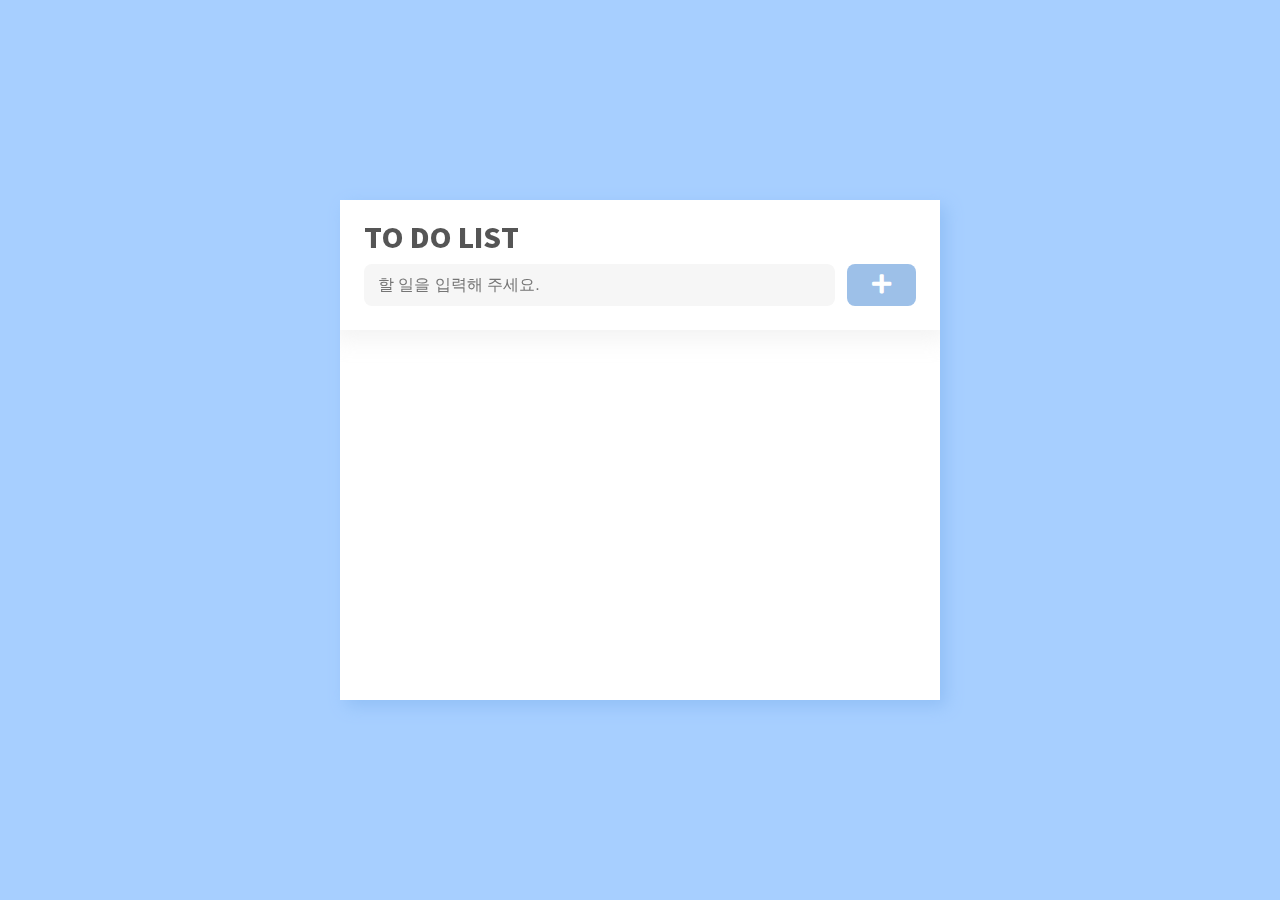
<file: 1. TODO_LIST/practice/index.html>
<!DOCTYPE html>
<html lang="ko">
  <head>
    <meta charset="UTF-8" />
    <meta name="viewport" content="width=device-width, initial-scale=1.0, user-scalable=no, viewport-fit=cover" />
    <title>To do list</title>
    <link rel="stylesheet" href="../../utils/reset.css" />
    <link rel="stylesheet" href="https://cdnjs.cloudflare.com/ajax/libs/font-awesome/5.8.2/css/all.min.css" />
    <link rel="stylesheet" href="style.css" />
  </head>

  <body>
    <div class="wrap">
      <div class="header">
        <h2>TO DO LIST</h2>
        <form class="todo_form">
          <input type="text" class="todo_input" placeholder="할 일을 입력해 주세요." autofocus="true" />
          <button type="submit" class="todo_submit_button">
            <i class="fas fa-plus"></i>
          </button>
        </form>
      </div>
      <div class="todos"></div>
    </div>
    <script src="script.js"></script>
  </body>
</html>
</file>
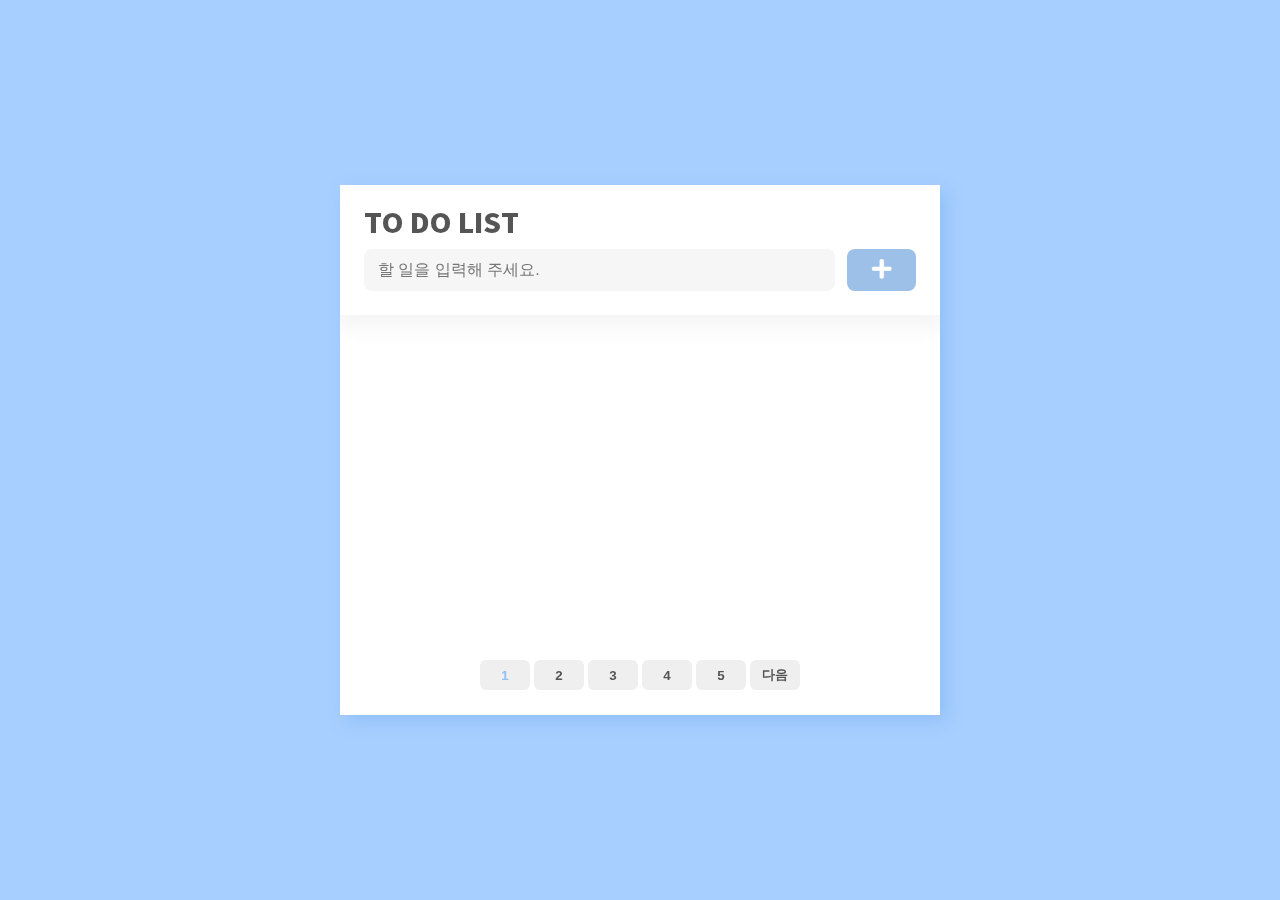
<file: 2. TODO_LIST_PAGINATION/practice/index.html>
<!DOCTYPE html>
<html lang="ko">
  <head>
    <meta charset="UTF-8" />
    <meta
      name="viewport"
      content="width=device-width, initial-scale=1.0, user-scalable=no, viewport-fit=cover"
    />
    <title>To do list - pagination</title>
    <link rel="stylesheet" href="../../utils/reset.css" />
    <link
      rel="stylesheet"
      href="https://cdnjs.cloudflare.com/ajax/libs/font-awesome/5.8.2/css/all.min.css"
    />
    <link rel="stylesheet" href="style.css" />
  </head>

  <body>
    <div class="wrap">
      <div class="header">
        <h2>TO DO LIST</h2>
        <form class="todo_form">
          <input
            type="text"
            class="todo_input"
            placeholder="할 일을 입력해 주세요."
            autofocus="true"
          />
          <button type="submit" class="todo_submit_button">
            <i class="fas fa-plus"></i>
          </button>
        </form>
      </div>
      <div class="todos"></div>
      <div class="pagination"></div>
    </div>
    <script src="script.js"></script>
  </body>
</html>
</file>
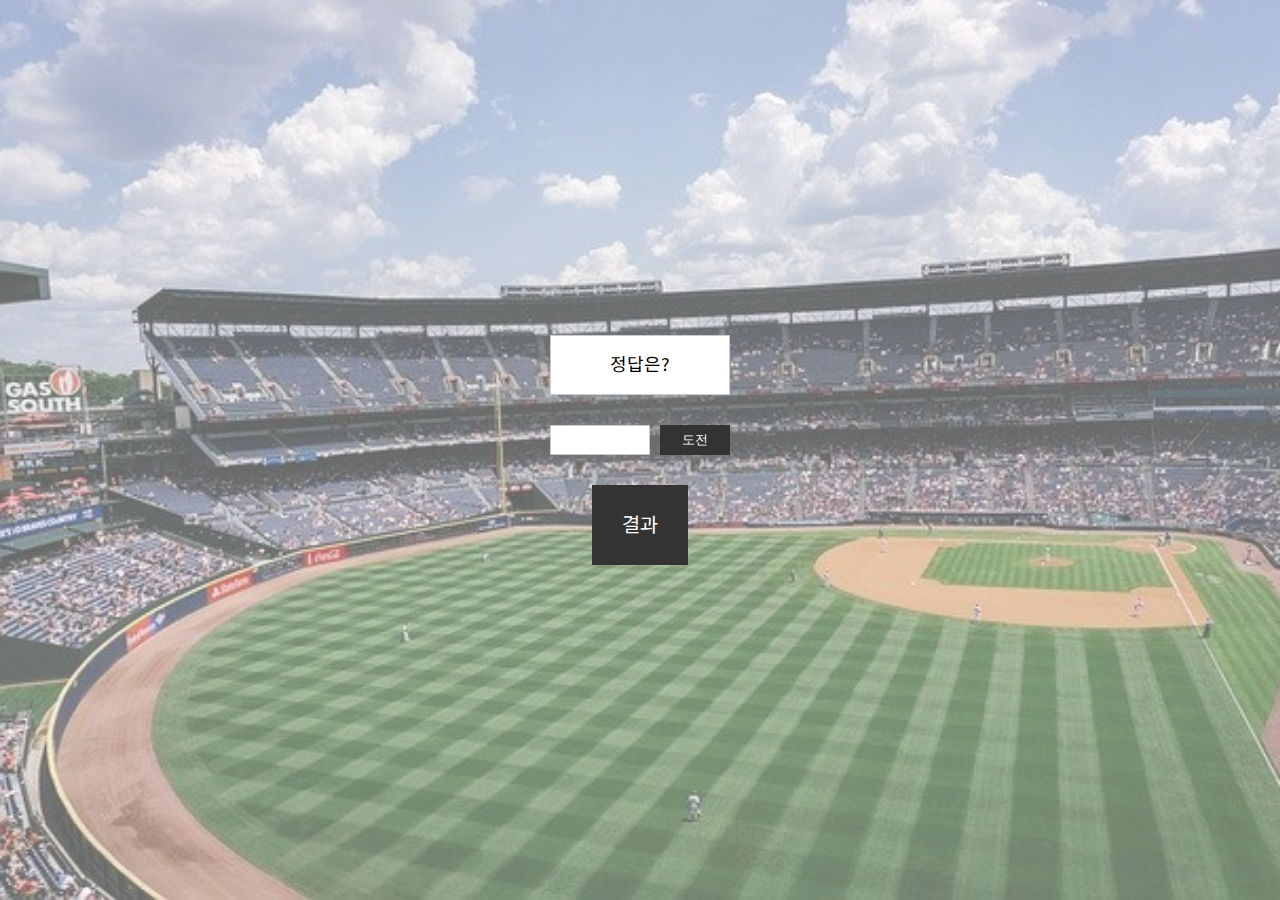
<file: 3. baseball/practice/index.html>
<!DOCTYPE html>
<html lang="ko">
  <head>
    <meta charset="UTF-8" />
    <meta name="viewport" content="width=device-width, initial-scale=1.0, user-scalable=no, viewport-fit=cover" />
    <title>Baseball</title>
    <link rel="stylesheet" href="../../utils/reset.css" />
    <link rel="stylesheet" href="style.css" />
  </head>

  <body>
    <main>
      <section>
        <div class="ball_answer">정답은?</div>
        <form action="">
          <label for="question"></label>
          <input class="ball_input" type="number" id="question" name="question" min="0" max="9999" />
          <button>도전</button>
        </form>
        <div class="ball_question">결과</div>
      </section>
    </main>
    <script src="script.js"></script>
  </body>
</html>
</file>
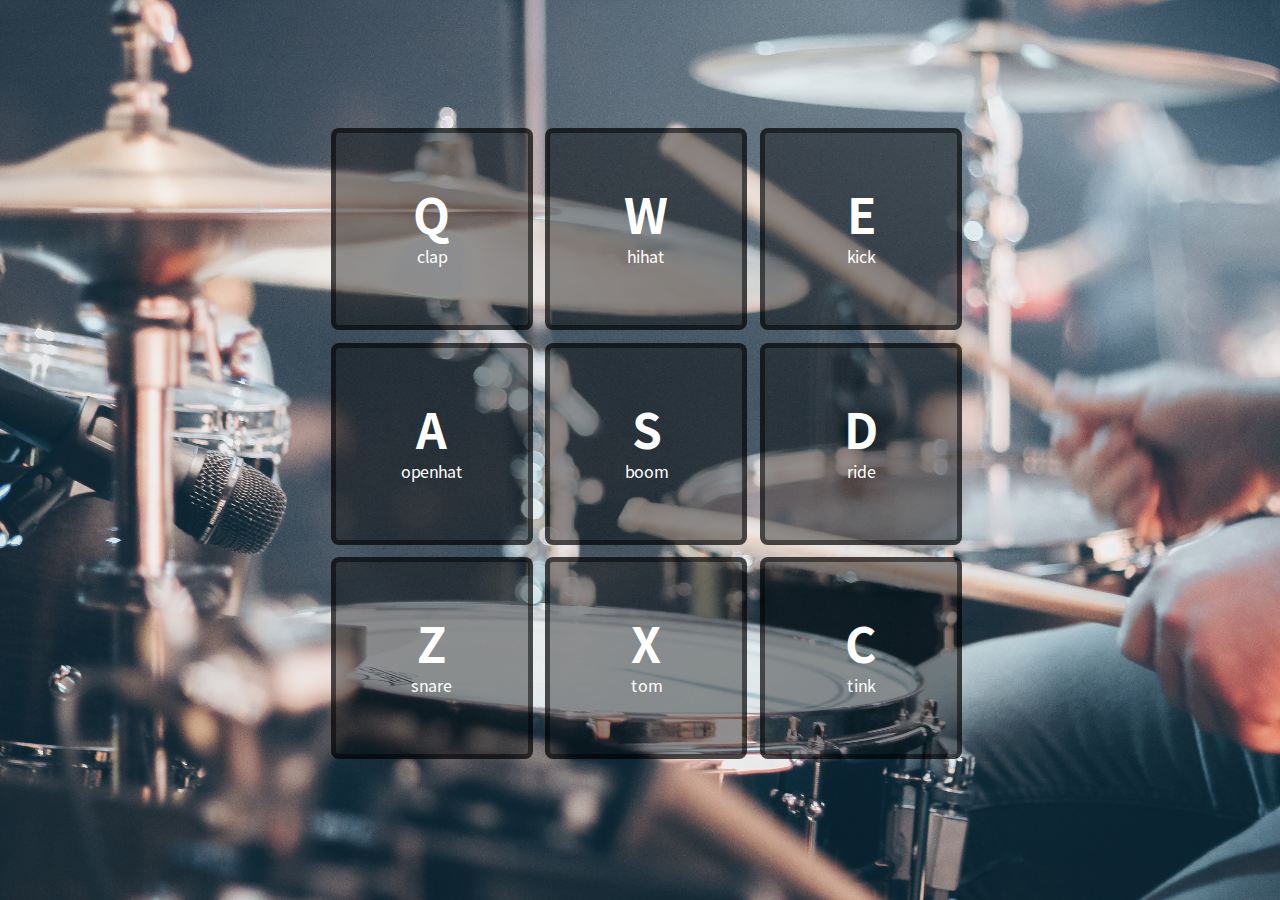
<file: 4. DRUM_KIT/practice/index.html>
<!DOCTYPE html>
<html lang="ko">
  <head>
    <meta charset="UTF-8" />
    <meta
      name="viewport"
      content="width=device-width, initial-scale=1.0, user-scalable=no, viewport-fit=cover"
    />
    <title>Drumkit</title>
    <link rel="stylesheet" href="../../utils/reset.css" />
    <link rel="stylesheet" href="style.css" />
  </head>

  <body>
    <div class="wrap">
      <div class="keys">
        <div class="key">
          <div class="label">
            <kbd>Q</kbd>
            <span class="sound">clap</span>
          </div>
        </div>
        <div class="key">
          <div class="label">
            <kbd>W</kbd>
            <span class="sound">hihat</span>
          </div>
        </div>
        <div class="key">
          <div class="label">
            <kbd>E</kbd>
            <span class="sound">kick</span>
          </div>
        </div>
        <div class="break"></div>
        <div class="key">
          <div class="label">
            <kbd>A</kbd>
            <span class="sound">openhat</span>
          </div>
        </div>
        <div class="key">
          <div class="label">
            <kbd>S</kbd>
            <span class="sound">boom</span>
          </div>
        </div>
        <div class="key">
          <div class="label">
            <kbd>D</kbd>
            <span class="sound">ride</span>
          </div>
        </div>
        <div class="break"></div>
        <div class="key">
          <div class="label">
            <kbd>Z</kbd>
            <span class="sound">snare</span>
          </div>
        </div>
        <div class="key">
          <div class="label">
            <kbd>X</kbd>
            <span class="sound">tom</span>
          </div>
        </div>
        <div class="key">
          <div class="label">
            <kbd>C</kbd>
            <span class="sound">tink</span>
          </div>
        </div>
      </div>
    </div>
    <script src="script.js"></script>
  </body>
</html>
</file>
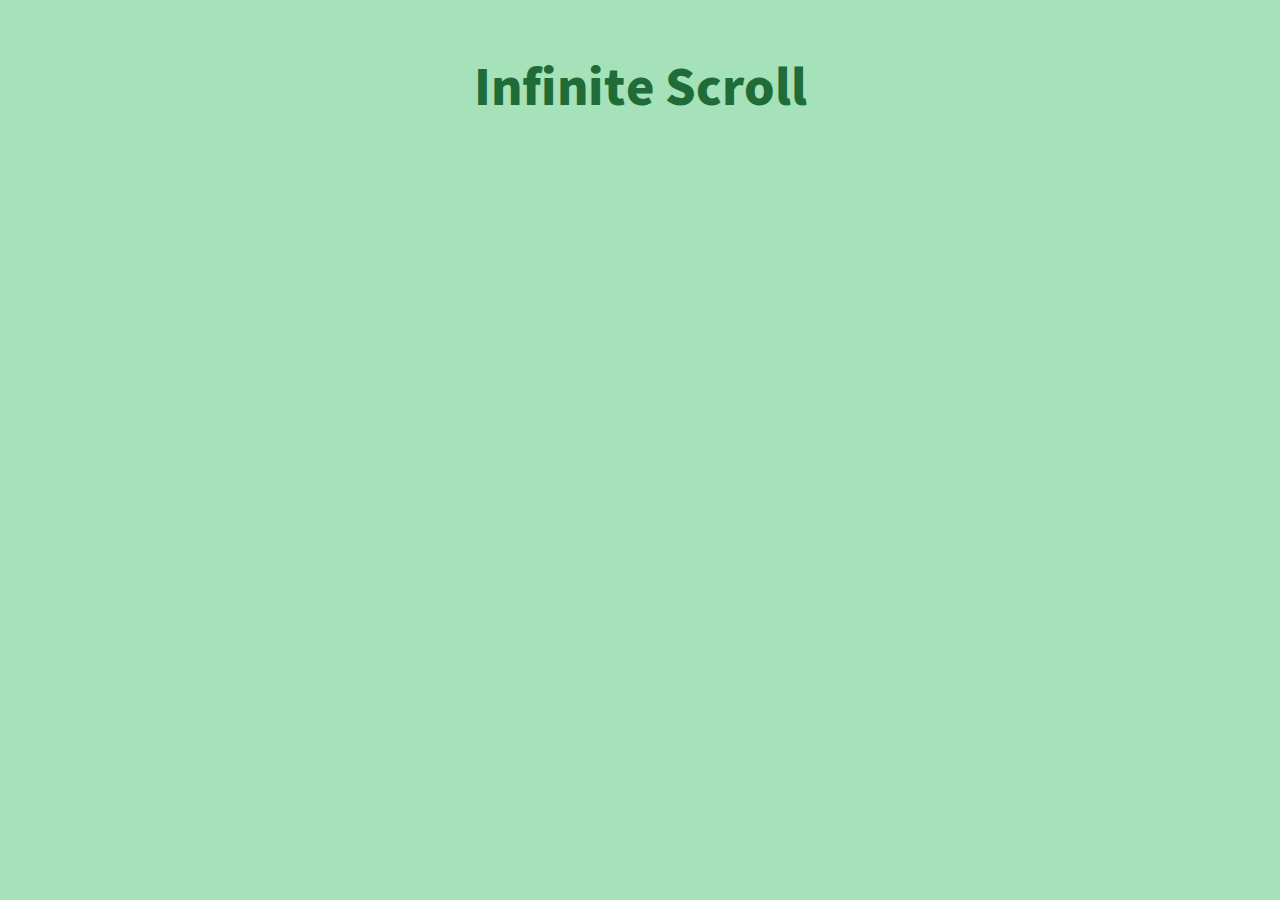
<file: 6. INFINITE_SCROLL/practice/index.html>
<!DOCTYPE html>
<html lang="ko">
  <head>
    <meta charset="UTF-8" />
    <meta
      name="viewport"
      content="width=device-width, initial-scale=1.0, user-scalable=no, viewport-fit=cover"
    />
    <title>Infinite scroll</title>
    <link rel="stylesheet" href="../../utils/reset.css" />
    <link rel="stylesheet" href="style.css" />
  </head>

  <body>
    <div class="wrap">
      <h2>Infinite Scroll</h2>
      <div class="posts"></div>
      <div class="loader">
        <div></div>
        <div></div>
        <div></div>
        <div></div>
      </div>
    </div>
    <script src="script.js"></script>
  </body>
</html>
</file>
<file: 1. TODO_LIST/practice/style.css>
body {
  background-color: #a7cfff;
  color: #555555;
}

button,
input {
  outline: 0;
  border: none;
}

button {
  cursor: pointer;
}

button > i {
  pointer-events: none;
}

.wrap {
  position: fixed;
  top: 50%;
  left: 50%;
  transform: translate(-50%, -50%);
  background-color: #fff;
  width: 600px;
  height: 500px;
  padding: 24px;
  overflow: hidden;
  display: flex;
  flex-direction: column;
  box-shadow: 6px 6px 16px #91bff6;
}

h2 {
  font-size: 28px;
  font-weight: 900;
}

.header {
  width: 100%;
  position: absolute;
  top: 0;
  left: 0;
  padding: 24px;
  box-shadow: 0 4px 21px 6px #ececec9e;
}

.todo_form {
  display: flex;
  justify-content: space-between;
  margin-top: 12px;
}

.todo_input {
  width: 100%;
  font-size: 16px;
  padding: 12px 14px;
  background-color: #f6f6f6;
  border-radius: 8px;
}

.todo_submit_button {
  background-color: #9dc0e8;
  color: #fff;
  width: 80px;
  margin-left: 12px;
  font-size: 22px;
  border-radius: 8px;
}

.todos {
  margin-top: 106px;
  overflow: auto;
}

.item {
  display: flex;
  justify-content: space-between;
  align-items: center;
  padding: 10px 0;
  border-bottom: 1px solid #f2f2f2;
}

.content {
  width: 100%;
  display: flex;
  justify-content: flex-start;
  align-items: center;
}

.content > input[type='checkbox'] {
  transform: scale(1.5);
  margin-left: 10px;
}

.content > label {
  font-size: 16px;
  margin-left: 20px;
  padding-top: 4px;
  width: 100%;
}

.content > input[type='text'] {
  font-size: 16px;
  margin-left: 20px;
  padding-top: 4px;
  padding-left: 0;
  width: 100%;
}

.item_buttons {
  width: 118px;
}

.item_buttons > button {
  width: 42px;
  height: 42px;
  color: #555555;
  font-size: 14px;
  border-radius: 8px;
}

.item_buttons > button:first-child {
  background-color: #bad4f5;
  margin-right: 8px;
}

.todo_checkbox {
  appearance: auto !important;
}

.item input[type='text'] {
  display: none;
}

.edit_buttons {
  display: none;
}
</file>
<file: 2. TODO_LIST_PAGINATION/practice/style.css>
body {
  background-color: #a7cfff;
  color: #555555;
}

button,
input {
  outline: 0;
  border: none;
}

button {
  cursor: pointer;
}

button > i {
  pointer-events: none;
}

.wrap {
  position: fixed;
  top: 50%;
  left: 50%;
  transform: translate(-50%, -50%);
  background-color: #fff;
  width: 600px;
  height: 530px;
  padding: 24px;
  overflow: hidden;
  display: flex;
  flex-direction: column;
  box-shadow: 6px 6px 16px #91bff6;
}

h2 {
  font-size: 28px;
  font-weight: 900;
}

.header {
  width: 100%;
  position: absolute;
  top: 0;
  left: 0;
  padding: 24px;
  box-shadow: 0 4px 21px 6px #ececec9e;
}

.todo_form {
  display: flex;
  justify-content: space-between;
  margin-top: 12px;
}

.todo_input {
  width: 100%;
  font-size: 16px;
  padding: 12px 14px;
  background-color: #f6f6f6;
  border-radius: 8px;
}

.todo_submit_button {
  background-color: #9dc0e8;
  color: #fff;
  width: 80px;
  margin-left: 12px;
  font-size: 22px;
  border-radius: 8px;
}

.todos {
  margin-top: 106px;
  margin-bottom: 25px;
  overflow: auto;
}

.item {
  display: flex;
  justify-content: space-between;
  align-items: center;
  padding: 10px 0;
  border-bottom: 1px solid #f2f2f2;
}

.content {
  width: 100%;
  display: flex;
  justify-content: flex-start;
  align-items: center;
}

.content > input[type='checkbox'] {
  transform: scale(1.5);
  margin-left: 10px;
}

.content > label {
  font-size: 16px;
  margin-left: 20px;
  padding-top: 4px;
  width: 100%;
}

.content > input[type='text'] {
  font-size: 16px;
  margin-left: 20px;
  padding-top: 4px;
  padding-left: 0;
  width: 100%;
}

.item_buttons {
  width: 118px;
  display: flex;
}

.item_buttons > button {
  width: 42px;
  height: 42px;
  color: #555555;
  font-size: 14px;
  border-radius: 8px;
}

.item_buttons > button:first-child {
  background-color: #bad4f5;
  margin-right: 8px;
}

.todo_checkbox {
  appearance: auto !important;
}

.item input[type='text'] {
  display: none;
}

.edit_buttons {
  display: none;
}

.pagination {
  position: absolute;
  left: 50%;
  bottom: 25px;
  transform: translateX(-50%);
  display: flex;
}

.pagination button {
  width: 50px;
  height: 30px;
  color: #555555;
  margin: 0 2px;
  font-weight: 700;
  border-radius: 6px;
}
</file>
<file: 3. baseball/practice/style.css>
/* No CSS */

main {
  width: 100%;
  height: 100vh;
  display: flex;
  flex-direction: column;
  justify-content: center;
  align-items: center;
}

main::before {
  content: "";
  display: block;
  position: absolute;
  width: 100%;
  height: 100%;
  background: url("./assets/bg.jpg") no-repeat 0 0 / cover;
  opacity: 0.6;
}

section {
  display: flex;
  flex-direction: column;
  align-items: center;
  justify-content: center;
  position: relative;
  z-index: 1;
  width: calc(100vw - 20px);
  height: 100vh;
}

.ball_answer {
  text-align: center;
  width: 180px;
  padding: 20px;
  border: 1px solid #ccc;
  background-color: #fff;
  font-size: 18px;
}

.ball_question {
  margin-top: 30px;
  padding: 30px;
  font-size: 20px;
  background: #333;
  text-align: center;
  color: #fff;
}

.ball_question span {
  display: block;
  margin-top: 20px;
  font-size: 16px;
}

.ball_question span em {
  font-style: normal;
}

form {
  display: flex;
  margin-top: 30px;
}

form .ball_input {
  width: 100px;
  height: 30px;
  border: 1px solid #ccc;
}

form button {
  background: #333;
  border: none;
  width: 70px;
  height: 30px;
  margin-left: 10px;
  padding: 0 10px;
  color: #fff;
  cursor: pointer;
}

form button:hover,
form button:focus,
form button:active {
  opacity: 0.8;
}
</file>
<file: 4. DRUM_KIT/practice/style.css>
body {
  width: 100%;
  height: 100vh;
}
.wrap {
  display: flex;
  height: 100%;
  flex-direction: column;
  justify-content: center;
  background-image: url('./assets/images/background.jpeg');
  background-size: cover;
  background-position: center;
}
.keys {
  width: 100%;
  display: flex;
  flex-wrap: wrap;
  align-items: center;
  justify-content: center;
}
.break {
  width: 100%;
  height: 0;
}
.key {
  position: relative;
  width: 15%;
  padding-bottom: 15%;
  margin-bottom: 1%;
  margin-left: 1%;
  background-color: rgb(0 0 0 / 40%);
  text-align: center;
  cursor: pointer;
  border: 5px solid rgb(0 0 0 / 50%);
  border-radius: 0.5rem;
  box-sizing: content-box;
  transition: all 100ms;
}
.playing {
  transform: scale(1.1);
  background-color: rgb(0 0 0 / 60%);
}
.label {
  position: absolute;
  top: 50%;
  left: 50%;
  transform: translate(-50%, -50%);
  pointer-events: none;
}

kbd {
  font-family: 'notosans';
  font-weight: 700;
  display: block;
  pointer-events: none;
  font-size: 3rem;
  color: #fff;
}

.sound {
  display: block;
  pointer-events: none;
  font-size: 1rem;
  padding-top: 0.5rem;
  color: #fff;
}

.key:hover {
  background-color: rgb(0 0 0 / 60%);
}
.key:hover kbd {
  font-size: 3.2rem;
}
.key:hover .sound {
  font-size: 1.2rem;
}
</file>
<file: 6. INFINITE_SCROLL/practice/style.css>
body {
  background-color: #a5e1b9;
}

.wrap {
  display: flex;
  flex-direction: column;
  justify-content: center;
  align-items: center;
  padding: 2rem 0;
}

h2 {
  font-size: 3rem;
  font-weight: 900;
  text-align: center;
  padding: 2rem 0;
  color: #1f6c38;
}

.posts {
  width: 100%;
  max-width: 700px;
  margin: 0 auto;
  padding: 0 3rem;
}

.post {
  margin: 1rem 0;
  background-color: rgb(255 255 255 / 80%);
  border-radius: 0.5rem;
  padding: 1rem;
  border: 0.5rem solid white;
  box-shadow: 10px 14px 20px rgb(137 137 137 / 20%);
}

.header {
  display: flex;
  font-size: 1.5rem;
  color: #1f6c37;
  font-weight: 700;
  text-transform: uppercase;
}

.id {
  font-size: 1rem;
  padding-right: 1rem;
}

.body {
  padding-top: 1rem;
}

.loader {
  display: inline-block;
  position: relative;
  width: 80px;
  height: 80px;
  opacity: 0;
}

.loader.show {
  opacity: 1;
}

.loader div {
  position: absolute;
  top: 33px;
  width: 13px;
  height: 13px;
  border-radius: 50%;
  background: #fff;
  animation-timing-function: cubic-bezier(0, 1, 1, 0);
}
.loader div:nth-child(1) {
  left: 8px;
  animation: loader1 0.6s infinite;
}
.loader div:nth-child(2) {
  left: 8px;
  animation: loader2 0.6s infinite;
}
.loader div:nth-child(3) {
  left: 32px;
  animation: loader2 0.6s infinite;
}
.loader div:nth-child(4) {
  left: 56px;
  animation: loader3 0.6s infinite;
}
@keyframes loader1 {
  0% {
    transform: scale(0);
  }
  100% {
    transform: scale(1);
  }
}
@keyframes loader3 {
  0% {
    transform: scale(1);
  }
  100% {
    transform: scale(0);
  }
}
@keyframes loader2 {
  0% {
    transform: translate(0, 0);
  }
  100% {
    transform: translate(24px, 0);
  }
}
</file>
